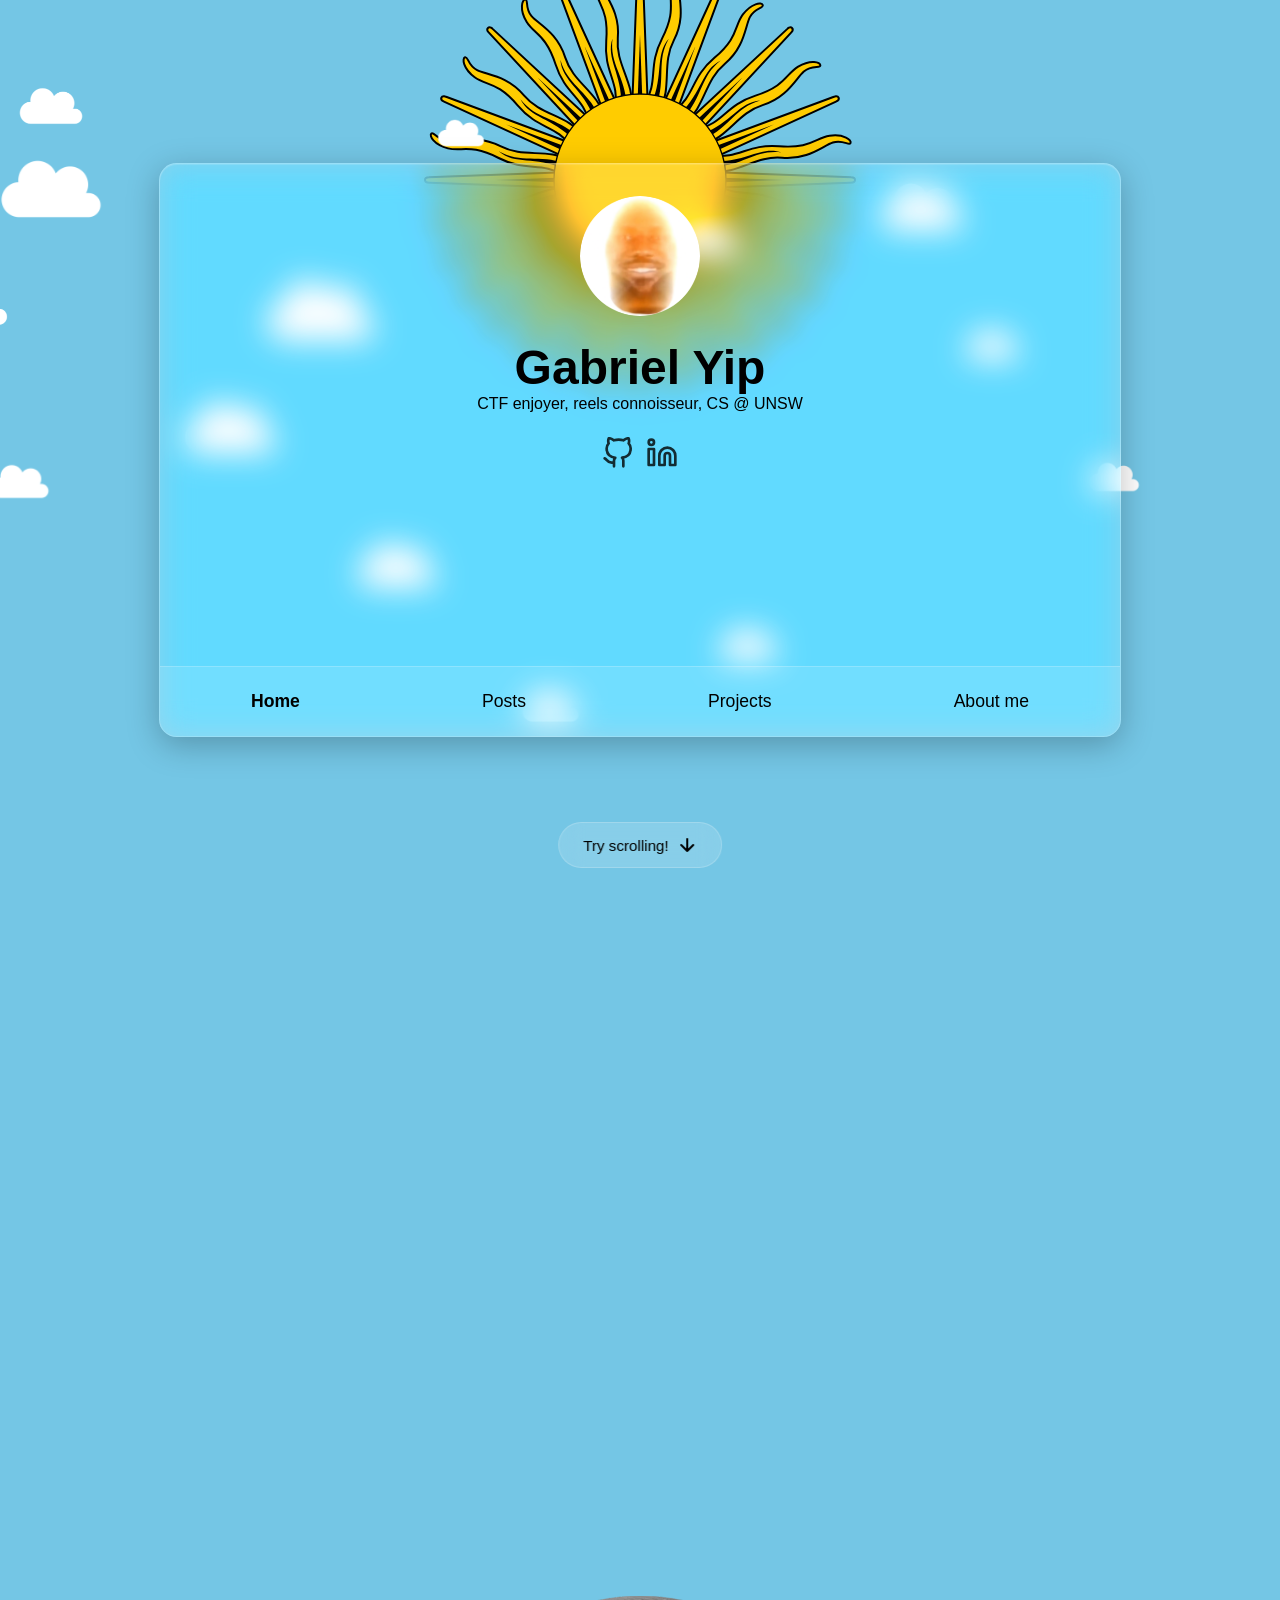
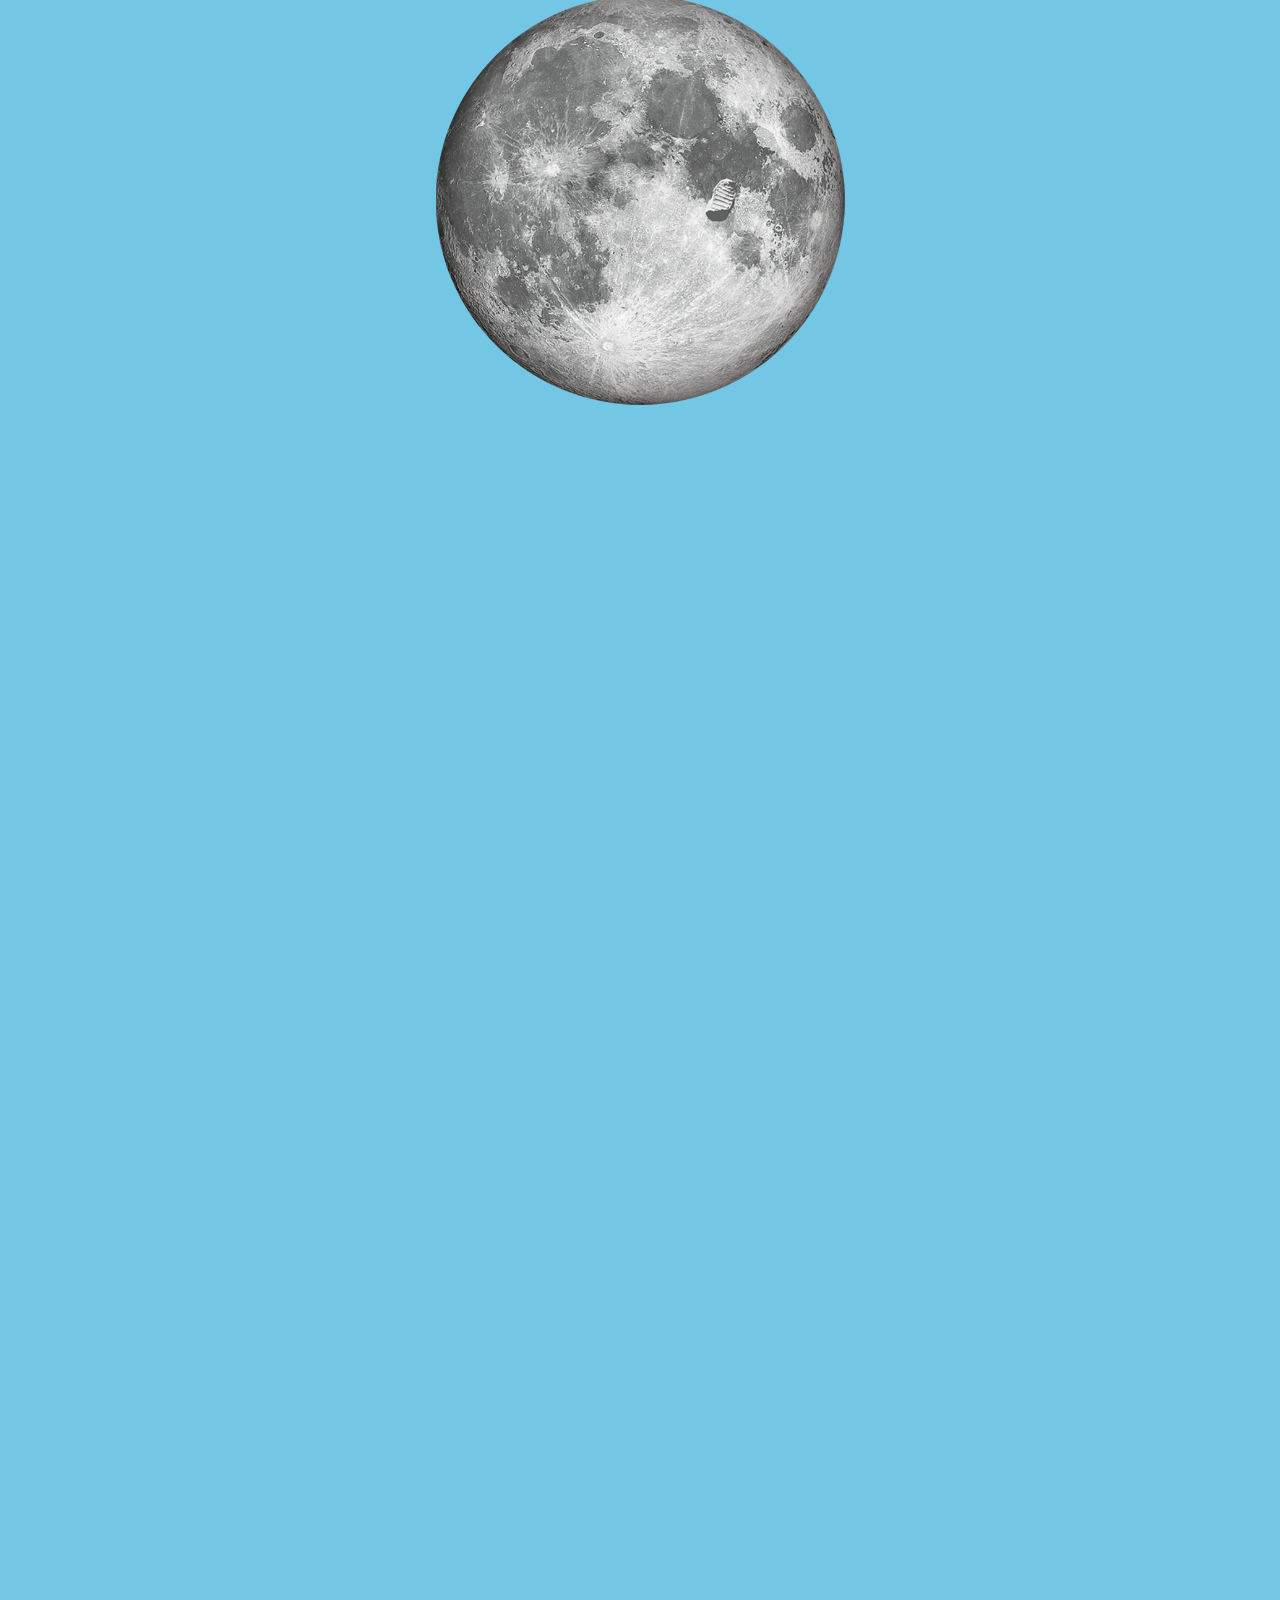
<file: index.html>
<!DOCTYPE html>
<html lang="en">
<head>
    <meta charset="UTF-8">
    <meta name="viewport" content="width=device-width, initial-scale=1.0">
    <title>Gabriel Yip</title>
    <link rel="stylesheet" href="style.css">
</head>
<body style="min-height:100vh; margin:0; background: #ADD8E6; color: #fff;">
    <img class="sun" src="./assets/sun.svg" alt="sun">
    <img class="moon" src="./assets/moon.webp" alt="moon">
    <div class="cloud" style="width: 18vw; height: 7.5vh; top: 8vh;" data-start="-5" data-end="25"></div>
    <div class="cloud" style="width: 24vw; height: 10vh; top: 18vh;" data-start="60" data-end="95"></div>
    <div class="cloud" style="width: 12vw; height: 5.5vh; top: 12vh;" data-start="30" data-end="50"></div>
    <div class="cloud" style="width: 30vw; height: 13vh; top: 28vh;" data-start="10" data-end="40"></div>
    <div class="cloud" style="width: 15vw; height: 6.5vh; top: 35vh;" data-start="70" data-end="85"></div>
    <div class="cloud" style="width: 20vw; height: 8.5vh; top: 22vh;" data-start="45" data-end="60"></div>
    <div class="cloud" style="width: 26vw; height: 11vh; top: 42vh;" data-start="5" data-end="35"></div>
    <div class="cloud" style="width: 14vw; height: 6vh; top: 50vh;" data-start="80" data-end="100"></div>
    <div class="cloud" style="width: 22vw; height: 9.5vh; top: 58vh;" data-start="20" data-end="45"></div>
    <div class="cloud" style="width: 17vw; height: 7.2vh; top: 68vh;" data-start="50" data-end="75"></div>
    <div class="cloud" style="width: 28vw; height: 12vh; top: 15vh;" data-start="-10" data-end="30"></div>
    <div class="cloud" style="width: 16vw; height: 6.8vh; top: 75vh;" data-start="35" data-end="65"></div>
    <div class="cloud" style="width: 19vw; height: 15vh; top: 65vh;" data-start="-20" data-end="10"></div>
    <div class="cloud" style="width: 13vw; height: 7vh; top: 50vh;" data-start="-5" data-end="10"></div>
    <div class="cloud" style="width: 26vw; height: 8vh; top: 30vh;" data-start="-15" data-end="10"></div>
    <div class="cloud" style="width: 24vw; height: 6.2vh; top: 10vh;" data-start="-35" data-end="5"></div>
    <div class="card">
        <div class="card-content">
            <div class="content-section active" id="home-section">
                <div class="home-pfp-wrap">
                    <img class="home-pfp home-pfp-1" src="./assets/pfp.png" alt="">
                    <img class="home-pfp home-pfp-2" src="./assets/pfp2.png" alt="">
                </div>
                <div class="home-title">Gabriel Yip</div>
                <div class="home-description">CTF enjoyer, reels connoisseur, CS @ UNSW</div>
                <div class="home-social"><a href="https://github.com/6plosive" target="_blank" rel="noopener me" title="Github"><svg class="feather" width="24" height="24" viewBox="0 0 24 24" fill="none" stroke="currentcolor" stroke-width="2" stroke-linecap="round" stroke-linejoin="round"><path d="M9 19c-5 1.5-5-2.5-7-3m14 6v-3.87a3.37 3.37.0 00-.94-2.61c3.14-.35 6.44-1.54 6.44-7A5.44 5.44.0 0020 4.77 5.07 5.07.0 0019.91 1S18.73.65 16 2.48a13.38 13.38.0 00-7 0C6.27.65 5.09 1 5.09 1A5.07 5.07.0 005 4.77 5.44 5.44.0 003.5 8.55c0 5.42 3.3 6.61 6.44 7A3.37 3.37.0 009 18.13V22"></path></svg></a><a href="https://www.linkedin.com/in/yip-gabriel/" target="_blank" rel="noopener me" title="Linkedin"><svg class="feather" width="24" height="24" viewBox="0 0 24 24" fill="none" stroke="currentcolor" stroke-width="2" stroke-linecap="round" stroke-linejoin="round"><path d="M16 8a6 6 0 016 6v7h-4v-7a2 2 0 00-2-2 2 2 0 00-2 2v7h-4v-7a6 6 0 016-6z"></path><rect x="2" y="9" width="4" height="12"></rect><circle cx="4" cy="4" r="2"></circle></svg></a></div>
            </div>
            <div class="content-section" id="posts-section">
                <div class="home-title">Posts</div>
                <div class="posts-grid">
                    <a href="https://6plosive.github.io/portfolio/en/posts/rcr-writeup/note-service/" target="_blank" rel="noopener noreferrer" class="post-card">
                        <h3 class="post-title">RCR 2025 Writeup - Note services</h3>
                        <span class="post-date">Jun 10, 2025</span>
                    </a>
                    <a href="https://6plosive.github.io/portfolio/en/posts/rcr-writeup/3-rsa/" target="_blank" rel="noopener noreferrer" class="post-card">
                        <h3 class="post-title">RCR 2025 Writeup - 3 RSA</h3>
                        <span class="post-date">Jun 10, 2025</span>
                    </a>
                    <a href="https://6plosive.github.io/portfolio/en/posts/my-first-post/" target="_blank" rel="noopener noreferrer" class="post-card">
                        <h3 class="post-title">My First Post</h3>
                        <span class="post-date">May 21, 2025</span>
                    </a>
                </div>
            </div>
            <div class="content-section" id="projects-section">
                <div class="home-title">Projects</div>
                <div class="posts-grid">
                    <a href="https://github.com/6plosive/devsoc" target="_blank" rel="noopener noreferrer" class="post-card">
                        <h3 class="post-title">Portfolio for devsoc</h3>
                        <span class="post-date">Github - Feb 14, 2026</span>
                    </a>
                    <a href="https://github.com/6plosive/portfolio" target="_blank" rel="noopener noreferrer" class="post-card">
                        <h3 class="post-title">Portfolio</h3>
                        <span class="post-date">Github - Jun 11, 2025</span>
                    </a>
                    <a href="https://github.com/6plosive/flappy-bird" target="_blank" rel="noopener noreferrer" class="post-card">
                        <h3 class="post-title">Flappy Bird</h3>
                        <span class="post-date">Github - Dec 27, 2024</span>
                    </a>
                    <a href="https://github.com/6plosive/SkyblockReborn" target="_blank" rel="noopener noreferrer" class="post-card">
                        <h3 class="post-title">Skyblock Reborn</h3>
                        <span class="post-date">Github - Dec 21, 2024</span>
                    </a>
                    <a href="https://github.com/6plosive/GoofyLang" target="_blank" rel="noopener noreferrer" class="post-card">
                        <h3 class="post-title">GoofyLang</h3>
                        <span class="post-date">Github - Nov 22, 2022</span>
                    </a>
                    <a href="https://github.com/6plosive/pong-mac" target="_blank" rel="noopener noreferrer" class="post-card">
                        <h3 class="post-title">Pong for Mac</h3>
                        <span class="post-date">Github - Oct 10, 2022</span>
                    </a>
                    <a href="https://github.com/6plosive/Talking-Ben-Sound-Board" target="_blank" rel="noopener noreferrer" class="post-card">
                        <h3 class="post-title">Talking Ben Sound Board</h3>
                        <span class="post-date">Github - Mar 17, 2022</span>
                    </a>
                    <a href="https://github.com/6plosive/Talking-Ben" target="_blank" rel="noopener noreferrer" class="post-card">
                        <h3 class="post-title">Talking Ben</h3>
                        <span class="post-date">Github - Mar 11, 2022</span>
                    </a>
                </div>
            </div>
            <div class="content-section" id="about-section">
                <div class="home-title">About me</div>
                <div class="about-me-para">Hi! I am Gabriel Yip, a 2nd year Computer Science student at UNSW. I am from Hong Kong but decided to pursue my studies in Australia. Sydney is awesome (but expensive)!</div>
                <div class="about-me-para">I have been fascinated by coding from a very young age. When I was about 15, I started learning programming and built my first Minecraft plugin. It was a plugin that recreates some features/items in Hypixel Skyblock (Hyperion, F7 Dungeons if you are wondering). I posted showcase videos about it as well. The videos didn't get many views, but the experience sparked my interest in software development.</div>
                <div class="about-me-para">In high school, I joined a few competitive programming competitions. With some basic C++ knowledge, I was able to solve some interesting problems and win some prizes from various competitions.</div>
                <div class="about-me-para">While I was quite good at competitive programming, it never won my heart as much as when I joined my first CTF hosted by UNSW. The thrill of solving challenges with real world applications was unmatched. I got to apply my knowledge in software engineering while solving puzzles, which is so much fun to me. I ended up winning most of them. But most importantly, I got to learn more about cybersecurity and ethical hacking.</div>
                <div class="about-me-para">Outside of coding and CTFs, I like to cycle around Sydney and explore new cafes. It is a great way to wind down from all the stress and breathe in the fresh air.</div>
            </div>
        </div>
        <nav class="bottom-nav">
            <a href="#" class="nav-item active" data-section="home-section">Home</a>
            <a href="#" class="nav-item" data-section="posts-section">Posts</a>
            <a href="#" class="nav-item" data-section="projects-section">Projects</a>
            <a href="#" class="nav-item" data-section="about-section">About me</a>
        </nav>
    </div>
    <div class="scroll-tip">
        <span>Try scrolling!</span>
        <svg width="20" height="20" viewBox="0 0 20 20" fill="none" xmlns="http://www.w3.org/2000/svg">
            <path d="M10 4V16M10 16L4 10M10 16L16 10" stroke="currentColor" stroke-width="2" stroke-linecap="round" stroke-linejoin="round"/>
        </svg>
    </div>
    <div class="scroll-space"></div>
</body>
<script src="script.js"></script>
</html>
</file>
<file: style.css>
.cloud{
  position: fixed;
  top: 20vh;
  left: 0;
  width: 12vh;
  height: 12vh;
  background: url('./assets/cloud.png') no-repeat center/contain;
  pointer-events: none;
  will-change: transform;
  transform: translate3d(20vw, 0, 0);
  animation: none;
}

.sun {
  position: fixed;
  /* top: 50%; */
  left: 50%;
  transform: translate(-50%, -50%);
  width: 48vh;
  height: 48vh;
  pointer-events: none;
  z-index: 0;
  animation: spin 60s linear infinite;
}

.moon {
  position: fixed;
  /* top: 50%; */
  left: 50%;
  transform: translate(-50%, -50%);
  width: 55vh;
  height: 55vh;
  pointer-events: none;
  z-index: 0;
  animation: spin 60s linear infinite;
}

@keyframes spin {
  from {
    transform: translate(-50%, -50%) rotate(0deg);
  }
  to {
    transform: translate(-50%, -50%) rotate(360deg);
  }
}

body {
  margin: 0;
  overflow-x: hidden;
}

.scroll-tip {
  position: fixed;
  bottom: 2rem;
  left: 50%;
  transform: translateX(-50%);
  display: flex;
  align-items: center;
  gap: 0.5rem;
  padding: 0.75rem 1.5rem;
  background: rgba(255, 255, 255, 0.15);
  backdrop-filter: blur(12px);
  -webkit-backdrop-filter: blur(12px);
  border: 1px solid rgba(255, 255, 255, 0.2);
  border-radius: 2rem;
  color: inherit;
  font-size: 0.95rem;
  font-family: trebuchet ms, Verdana, verdana ref, segoe ui, Candara, lucida grande, lucida sans unicode, lucida sans, Tahoma, sans-serif;
  pointer-events: none;
  z-index: 100;
  opacity: 0;
  transition: opacity 0.3s ease;
}

.scroll-tip.visible {
  opacity: 1;
}

.scroll-tip svg {
  animation: bounce 2s infinite;
}

@keyframes bounce {
  0%, 100% {
    transform: translateY(0);
  }
  50% {
    transform: translateY(5px);
  }
}

.card {
  position: fixed;
  top: 50%;
  left: 50%;
  transform: translate(-50%, -50%);
  width: 70%;
  height: 60vh;
  min-height: 320px;
  overflow: hidden;
  padding: 2rem 2rem 0;
  display: flex;
  flex-direction: column;
  
  /* Core semi-transparent white */
  background: rgba(255, 255, 255, 0.18);
  
  /* Modern glass effect */
  backdrop-filter: blur(16px) saturate(180%);
  -webkit-backdrop-filter: blur(16px) saturate(180%);
  
  border: 1px solid rgba(255, 255, 255, 0.25);
  border-radius: 1.1rem;
  
  box-shadow: 
    0 8px 32px rgba(0, 0, 0, 0.25),
    inset 0 1px 1px rgba(255, 255, 255, 0.15);
  
  color: #0f172a;
  /* transition: all 0.35s ease; */
}

.card-content {
  will-change: transform;
  flex: 1;
  overflow: hidden;
  padding: 0;
  position: relative;
}

.content-section {
  display: none;
  width: 100%;
  overflow: hidden;
  will-change: transform;
  padding-bottom: 2rem;
}

.content-section.active {
  display: block;
}

.scroll-space {
  height: 400vh;
}

h2 {
  margin: 0 0 1.1rem 0;
  font-size: 1.6rem;
  font-weight: 600;
}

p {
  margin: 0;
  line-height: 1.6;
  opacity: 0.95;
}

.home-pfp-wrap {
  width: 120px;
  height: 120px;
  margin: 0 auto 1.5rem auto;
  position: relative;
}

.home-pfp {
  width: 100%;
  height: 100%;
  border-radius: 50%;
  display: block;
  object-fit: cover;
  position: absolute;
  top: 0;
  left: 0;
  transition: opacity 0.35s ease;
}

.home-pfp-2 {
  opacity: 0;
}

.home-title {
  font-family: trebuchet ms, Verdana, verdana ref, segoe ui, Candara, lucida grande, lucida sans unicode, lucida sans, Tahoma, sans-serif;
  text-align: center;
  font-size: 3em;
  font-weight: bold;
}

.home-description {
  font-family: trebuchet ms, Verdana, verdana ref, segoe ui, Candara, lucida grande, lucida sans unicode, lucida sans, Tahoma, sans-serif;
  text-align: center;
  font-size: 1em;
  margin-bottom: 1.5rem;
}

.home-social {
  text-align: center;
  opacity: .8;
  margin-bottom: 0.5rem;
}

.home-social a,
.home-social a:visited,
.home-social a:hover,
.home-social a:active {
  color: #1e293b;
  text-decoration: none;
  display: inline-flex;
  align-items: center;
  justify-content: center;
  margin: 0 0.35rem;
  
}

.home-social svg {
  width: 2em;
  height: 2em;
  stroke: #1e293b;
}

.bottom-nav {
  display: flex;
  justify-content: space-around;
  align-items: center;
  padding: 1rem 0;
  border-top: 1px solid rgba(255, 255, 255, 0.2);
  background: rgba(255, 255, 255, 0.1);
  margin: 0 -2rem;
  padding: 1rem 0;
}

.nav-item {
  font-family: trebuchet ms, Verdana, verdana ref, segoe ui, Candara, lucida grande, lucida sans unicode, lucida sans, Tahoma, sans-serif;
  font-size: 1.1em;
  font-weight: 500;
  text-decoration: none;
  color: inherit;
  transition: opacity 0.2s ease;
  padding: 0.5rem 1rem;
  cursor: pointer;
}

.nav-item:hover {
  opacity: 0.7;
}

.nav-item.active {
  font-weight: 700;
  opacity: 1;
}

.posts-grid {
  display: flex;
  flex-direction: column;
  gap: 1rem;
  padding: 1rem 0;
  margin: 0 1rem;
}

.post-card {
  background: rgba(255, 255, 255, 0.25);
  backdrop-filter: blur(8px);
  -webkit-backdrop-filter: blur(8px);
  border: 1px solid rgba(255, 255, 255, 0.3);
  border-radius: 0.75rem;
  padding: 1.25rem;
  text-decoration: none;
  color: inherit;
  transition: all 0.3s ease;
  cursor: pointer;
}

.post-card:hover {
  background: rgba(255, 255, 255, 0.35);
  transform: translateY(-2px);
  box-shadow: 0 4px 12px rgba(0, 0, 0, 0.15);
}

.post-title {
  margin: 0 0 0.5rem 0;
  font-size: 1.25rem;
  font-weight: 600;
  font-family: trebuchet ms, Verdana, verdana ref, segoe ui, Candara, lucida grande, lucida sans unicode, lucida sans, Tahoma, sans-serif;
}

.post-description {
  margin: 0 0 0.75rem 0;
  font-size: 0.95rem;
  opacity: 0.85;
  line-height: 1.5;
}

.post-date {
  font-size: 0.85rem;
  opacity: 0.7;
  font-style: italic;
}

.nav-item:hover {
  opacity: 0.7;
}

.about-me-para {
  font-family: trebuchet ms, Verdana, verdana ref, segoe ui, Candara, lucida grande, lucida sans unicode, lucida sans, Tahoma, sans-serif;
  /* text-align: center; */
  font-size: 1em;
  margin-bottom: 1rem;
}
</file>
